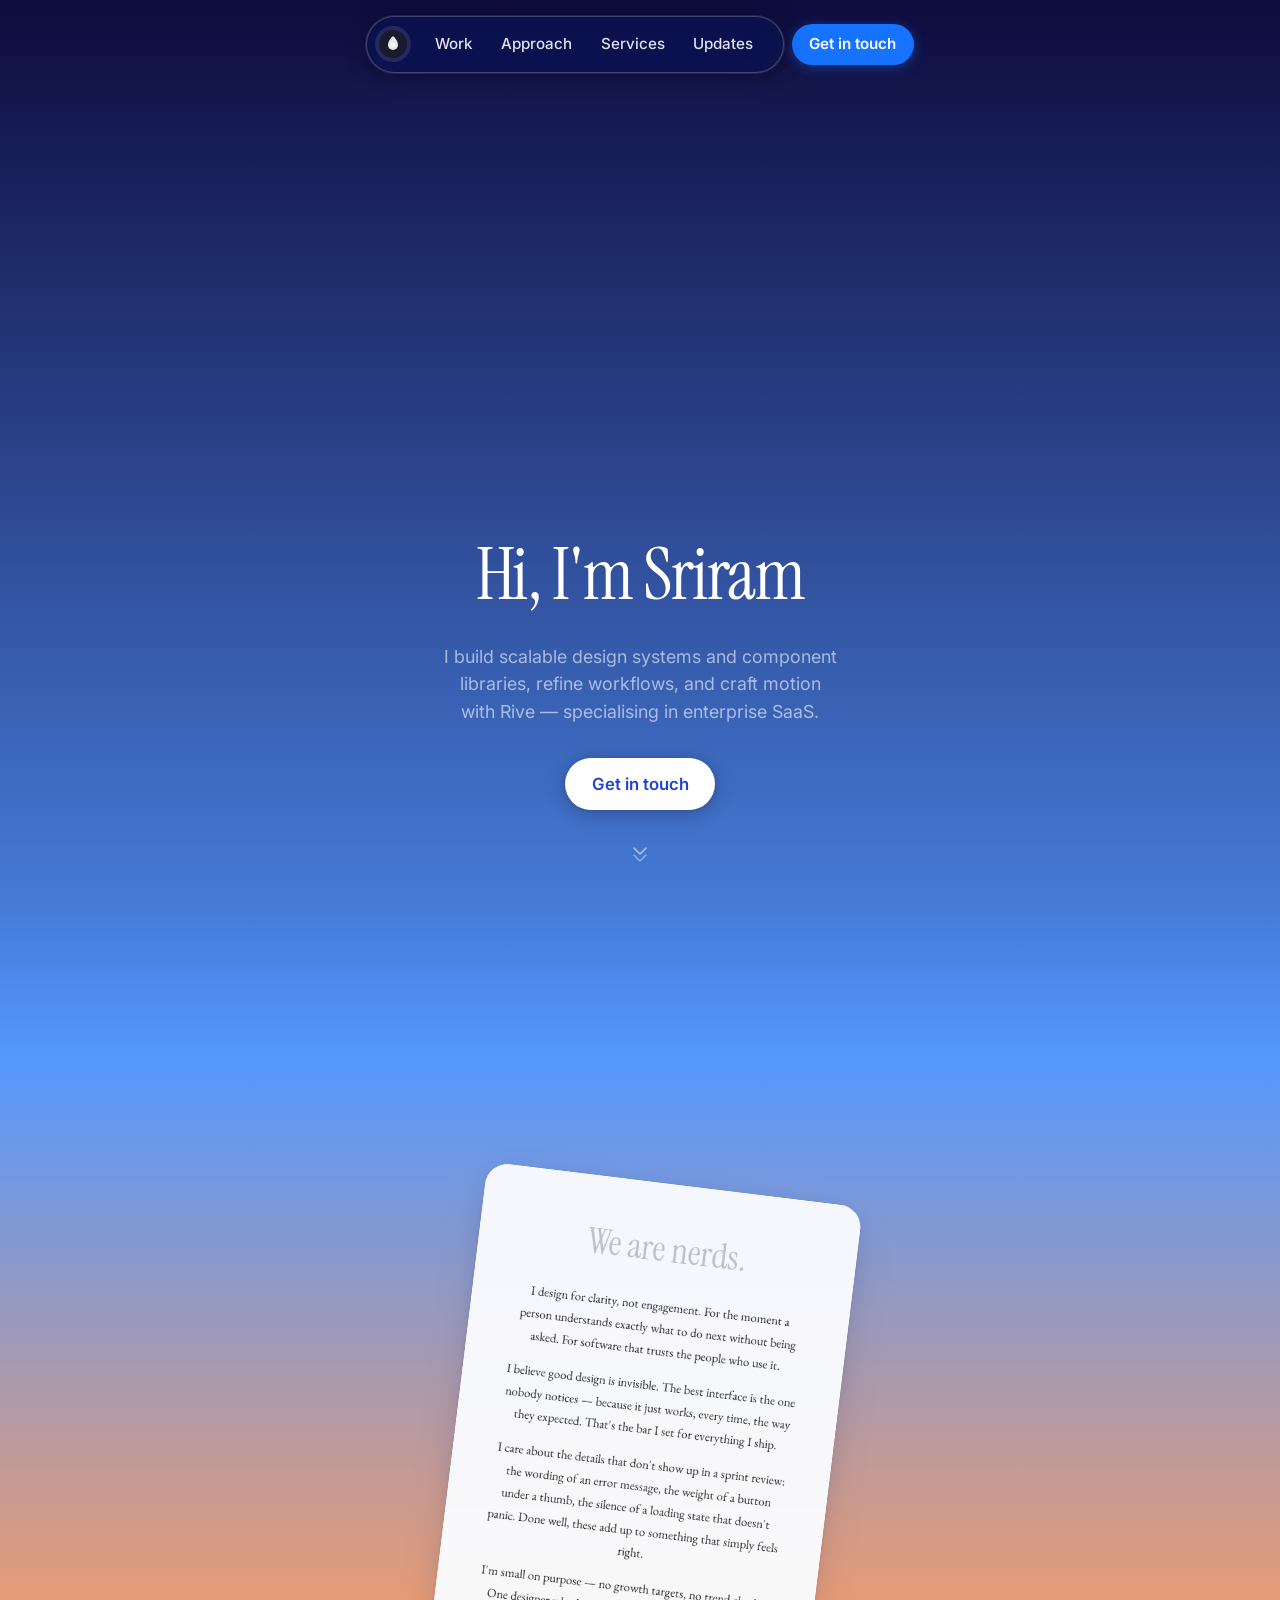
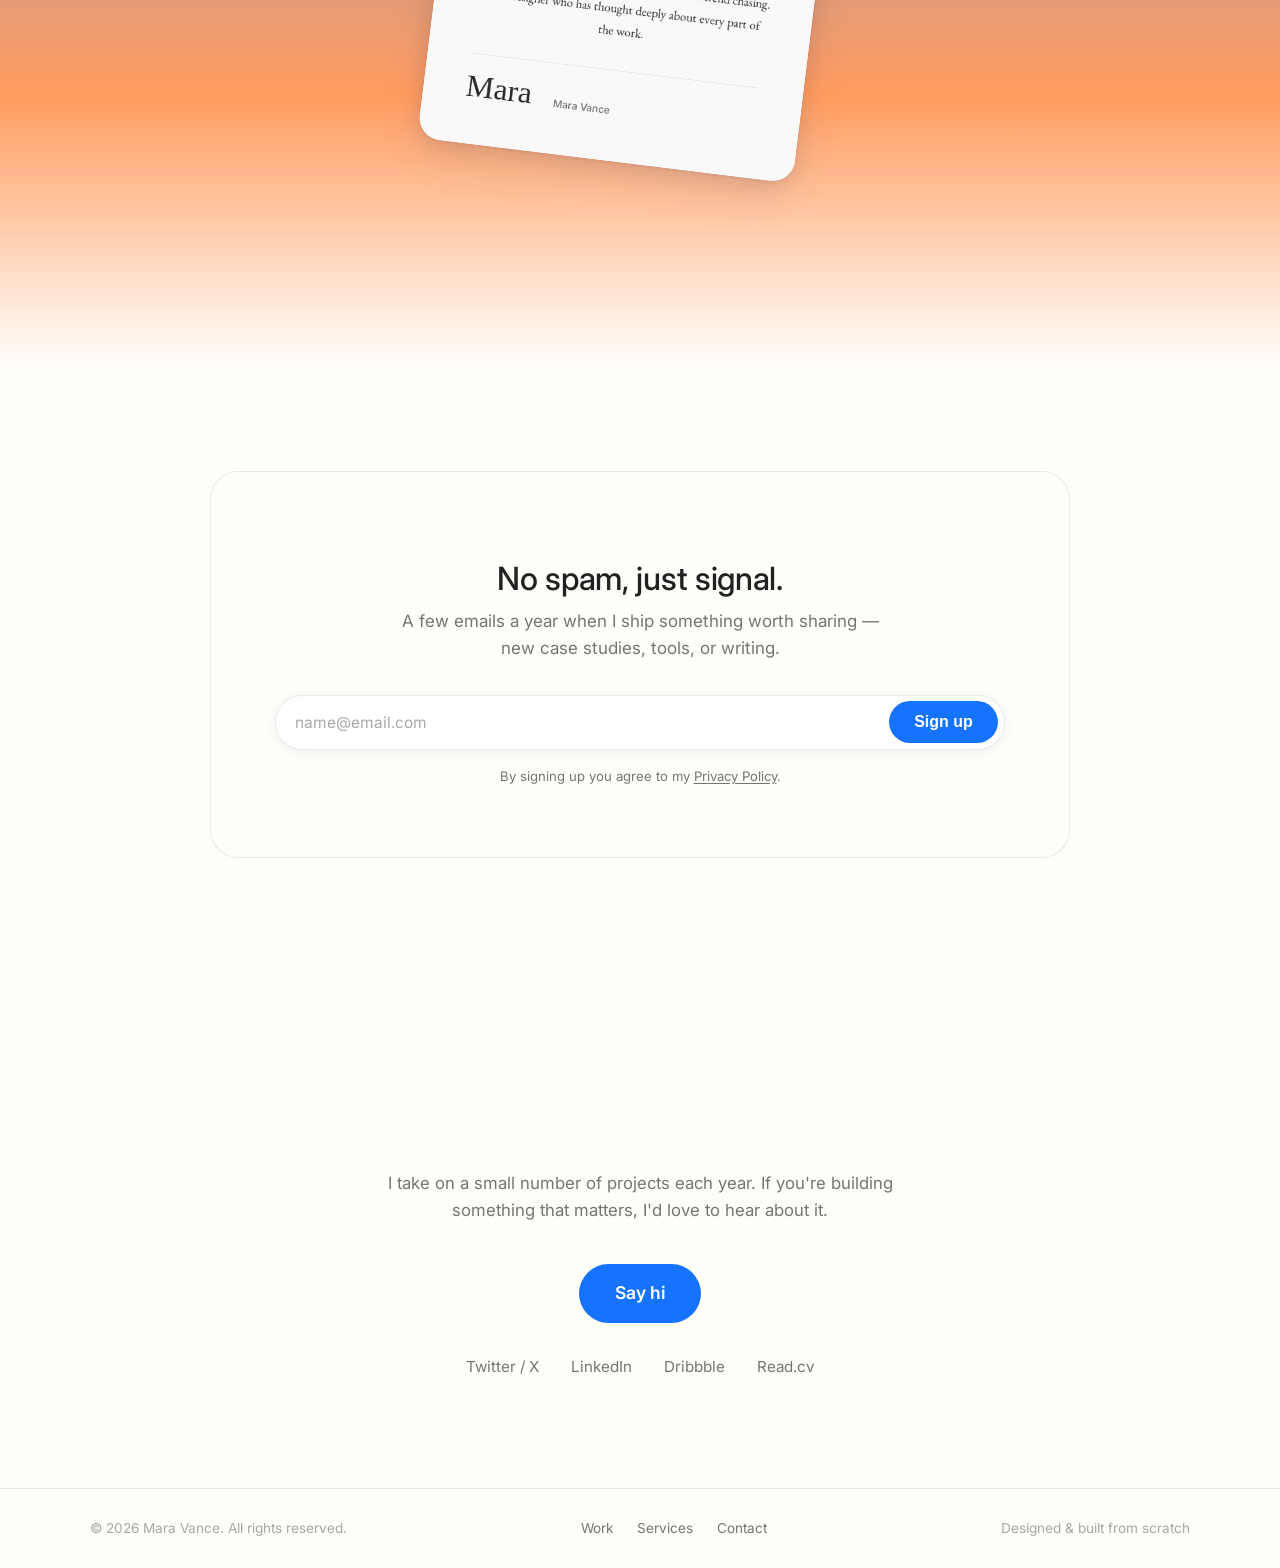
<file: portfolio/index.html>
<!DOCTYPE html>
<html lang="en">
<head>
<meta charset="UTF-8" />
<meta name="viewport" content="width=device-width, initial-scale=1.0" />
<title>Mara Vance — Product Designer</title>
<meta name="description" content="Product designer shaping clear, considered software for people who notice the difference." />
<link rel="preconnect" href="https://fonts.googleapis.com" />
<link rel="preconnect" href="https://fonts.gstatic.com" crossorigin />
<link href="https://fonts.googleapis.com/css2?family=Instrument+Serif:ital@0;1&family=Inter:wght@400;500;600&family=Inter+Display:wght@700;800&family=EB+Garamond:ital,wght@0,400;1,400&family=Just+Another+Hand&family=IBM+Plex+Mono:wght@400;500&display=swap" rel="stylesheet" />
<link rel="stylesheet" href="styles.css" />
</head>
<body>

<!-- ====== FLOATING NAV ====== -->
<header class="nav is-hero" id="nav">
  <div class="nav__pill">
    <a href="#top" class="nav__logo" aria-label="Home">
      <svg width="28" height="28" viewBox="0 0 28 28" fill="none">
        <circle cx="14" cy="14" r="14" fill="#1a1a2e"/>
        <path d="M14 6c0 0-5 4-5 9a5 5 0 0010 0c0-5-5-9-5-9z" fill="white" opacity="0.9"/>
        <circle cx="14" cy="15" r="2.5" fill="white" opacity="0.6"/>
      </svg>
    </a>
    <nav aria-label="Primary">
      <a href="#work">Work</a>
      <a href="#approach">Approach</a>
      <a href="#services">Services</a>
      <a href="#contact">Updates</a>
    </nav>
  </div>
  <a href="#contact" class="nav__cta">Get in touch</a>
</header>

<!-- mobile overlay -->
<div class="menu" id="menu" aria-hidden="true">
  <a href="#work" onclick="closeMenu()">Work</a>
  <a href="#approach" onclick="closeMenu()">Approach</a>
  <a href="#services" onclick="closeMenu()">Services</a>
  <a href="#contact" onclick="closeMenu()">Get in touch</a>
</div>

<main id="top">

<!-- ====== HERO ====== -->
<section class="hero">
  <div class="hero__content">
<h1 class="hero__title">Hi, I'm Sriram</h1>
    <p class="hero__sub">I build scalable design systems and component libraries, refine workflows, and craft motion with Rive — specialising in enterprise SaaS.</p>
    <a href="#contact" class="btn btn--white">Get in touch</a>
    <a href="#work" class="hero__scroll" aria-label="Scroll down">
      <svg width="20" height="24" viewBox="0 0 20 24" fill="none" xmlns="http://www.w3.org/2000/svg" aria-hidden="true">
        <path d="M4 4L10 10L16 4" stroke="rgba(255,255,255,0.6)" stroke-width="1.5" stroke-linecap="round" stroke-linejoin="round"/>
        <path d="M4 11L10 17L16 11" stroke="rgba(255,255,255,0.4)" stroke-width="1.5" stroke-linecap="round" stroke-linejoin="round"/>
      </svg>
    </a>
  </div>
</section>

<!-- ====== MANIFESTO LETTER ====== -->
<section class="letter" id="approach">
  <div class="letter__bg" aria-hidden="true"></div>
  <div class="letter__card">
    <p class="letter__heading">We are nerds.</p>
    <div class="letter__body">
      <p>I design for clarity, not engagement. For the moment a person understands exactly what to do next without being asked. For software that trusts the people who use it.</p>
      <p>I believe good design is invisible. The best interface is the one nobody notices — because it just works, every time, the way they expected. That's the bar I set for everything I ship.</p>
      <p>I care about the details that don't show up in a sprint review: the wording of an error message, the weight of a button under a thumb, the silence of a loading state that doesn't panic. Done well, these add up to something that simply feels right.</p>
      <p>I'm small on purpose — no growth targets, no trend chasing. One designer who has thought deeply about every part of the work.</p>
    </div>
    <div class="letter__sig">
      <span class="letter__handwriting">Mara</span>
      <span class="letter__name">Mara Vance</span>
    </div>
  </div>

</section>


<!-- ====== NEWSLETTER ====== -->
<section class="newsletter">
  <div class="newsletter__card">
    <p class="section-label">Join 200+ designers</p>
    <h2>No spam, just signal.</h2>
    <p>A few emails a year when I ship something worth sharing — new case studies, tools, or writing.</p>
    <form class="newsletter__form" onsubmit="return false">
      <input type="email" placeholder="name@email.com" autocomplete="email" />
      <button type="submit" class="btn btn--blue">Sign up</button>
    </form>
    <p class="newsletter__legal">By signing up you agree to my <a href="#">Privacy Policy</a>.</p>
  </div>
</section>

<!-- ====== CTA ====== -->
<section class="cta" id="contact">
  <h2 class="cta__title serif">Think we vibe?</h2>
  <p>I take on a small number of projects each year. If you're building something that matters, I'd love to hear about it.</p>
  <a href="mailto:hello@maravance.design" class="btn btn--blue btn--lg">Say hi</a>
  <div class="cta__socials">
    <a href="#">Twitter / X</a>
    <a href="#">LinkedIn</a>
    <a href="#">Dribbble</a>
    <a href="#">Read.cv</a>
  </div>
</section>

</main>

<!-- ====== FOOTER ====== -->
<footer class="footer">
  <div class="footer__inner">
    <span class="footer__copy">© <span id="yr">2026</span> Mara Vance. All rights reserved.</span>
    <nav class="footer__links">
      <a href="#work">Work</a>
      <a href="#services">Services</a>
      <a href="#contact">Contact</a>
    </nav>
    <span class="footer__made">Designed &amp; built from scratch</span>
  </div>
</footer>

<script src="main.js"></script>
</body>
</html>
</file>
<file: portfolio/styles.css>
/* ============================================================
   Portfolio — rebuilt to match vogel.haus design language
   Fonts: Instrument Serif · Inter Display · EB Garamond
          Just Another Hand · IBM Plex Mono (all Google Fonts)
   ============================================================ */

:root {
  /* palette — MEASURED from vogel.haus computed styles (.tools/ref/reference-spec.json) */
  --cream:        #FFFDFA;            /* body bg  = rgb(255,253,250) */
  --cream-warm:   #FAF6F0;            /* warmer cream variant */
  --cream-2:      #F5F1EA;            /* card / section variant */
  --ink:          rgba(0,0,0,0.87);  /* primary text (×43 on vogel) */
  --ink-soft:     rgba(0,0,0,0.54);  /* muted text (×48, most common) */
  --ink-xsoft:    rgba(0,0,0,0.34);  /* very muted (×6) */
  --blue:         #1573ff;            /* link / CTA blue = rgb(21,115,255) */
  --blue-hover:   #0f63e6;
  --star-orange:  #FF6B35;            /* testimonial stars */
  --line:         rgba(0,0,0,0.08);

  /* hero gradient — MEASURED: blue → coral → cream, spans hero+manifesto */
  --hero-grad: linear-gradient(180deg,
    #0e0b3d 0%,
    #5498ff 45.07%,
    #ff9c5e 83.76%,
    #fffdfa 100%);

  /* fonts */
  --serif:     'Instrument Serif', Georgia, serif;
  --sans:      'Inter', -apple-system, BlinkMacSystemFont, sans-serif;
  --sans-disp: 'Inter Display', 'Inter', sans-serif;
  --garamond:  'EB Garamond', Georgia, serif;
  --hand:      'Just Another Hand', cursive;
  --mono:      'IBM Plex Mono', 'SF Mono', ui-monospace, monospace;

  /* type scale — MEASURED px ladder (80/56/44/40/36/32/24/20/17) as fluid clamps */
  --fs-80: clamp(2.9rem, 5.6vw, 5rem);      /* hero / CTA serif */
  --fs-56: clamp(2.2rem, 4.0vw, 3.5rem);    /* manifesto serif */
  --fs-44: clamp(1.95rem, 3.1vw, 2.75rem);  /* section headings (Inter Display 500) */
  --fs-40: clamp(1.8rem, 2.8vw, 2.5rem);    /* book title serif */
  --fs-36: clamp(1.65rem, 2.5vw, 2.25rem);  /* newsletter heading */
  --fs-32: clamp(1.5rem, 2.2vw, 2rem);      /* small serif / signature */
  --fs-24: clamp(1.25rem, 1.7vw, 1.5rem);   /* garamond body emphasis */
  --fs-20: 1.25rem;                          /* large body */
  --fs-17: 1.0625rem;                        /* body */

  /* line-heights — MEASURED */
  --lh-display: 1.0;   /* 80px → 80px */
  --lh-56: 1.3;        /* 56px → 72.8px */
  --lh-44: 1.1;        /* 44px → 48.4px */
  --lh-24: 1.3;        /* 24px → 31.2px */
  --lh-body: 1.4;

  /* heading tracking — MEASURED (Instrument −0.02em, Inter Display −0.01em) */
  --ls-serif: -0.02em;
  --ls-disp:  -0.01em;

  /* radius — MEASURED: vogel cards use 2px; pills stay round */
  --radius:      2px;
  --radius-pill: 999px;

  /* spacing */
  --pad-x:  clamp(1.25rem, 5vw, 5rem);
  --maxw:   1100px;
  --section-gap: clamp(5rem, 12vh, 10rem);
  --para-gap: 40px;   /* MEASURED paragraph spacing */

  /* motion */
  --ease-out:    cubic-bezier(0.23, 1, 0.32, 1);     /* entrances */
  --ease-spring: cubic-bezier(0.34, 1.56, 0.64, 1);  /* hover/press feedback */
  --ease-in-out: cubic-bezier(0.65, 0, 0.35, 1);     /* two-state toggles */
  --ease-in:     cubic-bezier(0.55, 0, 1, 0.45);     /* exit motion */
}

/* ---------- reset ---------- */
*, *::before, *::after { box-sizing: border-box; margin: 0; padding: 0; }
html { scroll-behavior: auto; }
body {
  font-family: var(--sans);
  font-size: 17px;
  line-height: 1.6;
  color: var(--ink);
  background: var(--cream);
  -webkit-font-smoothing: antialiased;
  text-rendering: optimizeLegibility;
  overflow-x: hidden;
}
a { color: inherit; text-decoration: none; }
em { font-style: italic; }
::selection { background: var(--blue); color: #fff; }



/* ---------- typography helpers ---------- */
.serif { font-family: var(--serif); font-weight: 400; }
.mono  { font-family: var(--mono); }
.section-label {
  font-size: 0.72rem;
  font-weight: 500;
  color: var(--ink-xsoft);
  letter-spacing: 0.10em;
  margin-bottom: 0.75rem;
  text-transform: uppercase;
}

/* ---------- buttons ---------- */
.btn {
  display: inline-flex;
  align-items: center;
  justify-content: center;
  gap: 0.5em;
  padding: 0.75em 1.6em;
  border-radius: 999px;
  font-weight: 600;
  font-size: 1rem;
  cursor: pointer;
  border: none;
  transition:
    transform 200ms var(--ease-spring),
    opacity 200ms,
    background-color 200ms,
    box-shadow 200ms;
  white-space: nowrap;
}
.btn:hover  { transform: translateY(-1px) scale(1.02); }
.btn:active { transform: scale(0.97) translateY(0); }
.btn--white { background: #fff; color: #2244cc !important; box-shadow: 0 4px 20px rgba(0,0,0,0.22), 0 1px 4px rgba(0,0,0,0.12); font-size: 1.05rem; }
.btn--blue  { background: var(--blue); color: #fff; }
.btn--blue:hover  { background: var(--blue-hover); box-shadow: 0 6px 20px rgba(0,0,0,0.18); }
.btn--blue:active { box-shadow: none; }
.btn--lg { padding: 0.9em 2em; font-size: 1.1rem; }
.btn--sm { padding: 0.36em 0.85em; font-size: 0.78rem; border-radius: 999px; }

/* ============================================================
   NAV — floating centred pill (matches vogel.haus exactly)
   ============================================================ */
.nav {
  position: fixed;
  top: 0; left: 0; right: 0;
  z-index: 50;
  display: flex;
  align-items: center;
  justify-content: center;
  gap: 0.5rem;
  padding: 1rem var(--pad-x);
  pointer-events: none;
}
.nav__pill {
  pointer-events: all;
  display: flex;
  align-items: center;
  gap: 0.25rem;
  background: rgba(255, 255, 255, 0.85);
  backdrop-filter: blur(20px) saturate(180%);
  -webkit-backdrop-filter: blur(20px) saturate(180%);
  border: 1px solid rgba(0,0,0,0.09);
  border-radius: 999px;
  padding: 0.5rem 0.6rem 0.5rem 0.5rem;
  box-shadow: 0 2px 20px rgba(0,0,0,0.10), 0 0 0 0.5px rgba(0,0,0,0.06);
  /* entrance state */
  opacity: 0;
  transform: translateY(-8px);
  transition:
    background 350ms var(--ease-out),
    border-color 350ms var(--ease-out),
    box-shadow 350ms var(--ease-out),
    backdrop-filter 350ms,
    opacity 500ms var(--ease-out),
    transform 500ms var(--ease-out);
  transition-delay: 0ms, 0ms, 0ms, 0ms, 600ms, 600ms;
}
body.is-loaded .nav__pill {
  opacity: 1;
  transform: translateY(0);
}
.nav__pill:hover {
  box-shadow: 0 4px 30px rgba(0,0,0,0.14), 0 0 0 0.5px rgba(0,0,0,0.08);
}
.nav__logo {
  display: flex;
  align-items: center;
  justify-content: center;
  width: 36px; height: 36px;
  border-radius: 50%;
  background: #0e0b3d;
  flex-shrink: 0;
  transition: transform 200ms var(--ease-out);
}
.nav__logo:hover { transform: scale(1.05); }
.nav__logo svg { display: block; }
.nav__pill nav {
  display: flex;
  align-items: center;
  gap: 0.1rem;
  margin: 0 0.4rem;
}
.nav__pill nav a {
  padding: 0.45rem 0.85rem;
  border-radius: 999px;
  font-size: 0.95rem;
  font-weight: 500;
  color: var(--ink);
  transition: background 180ms, color 180ms;
  position: relative;
}
.nav__pill nav a:hover { background: rgba(0,0,0,0.06); }
.nav__pill nav a.is-active {
  color: var(--blue);
}
.nav__pill nav a.is-active::after {
  content: '';
  display: block;
  width: 4px;
  height: 4px;
  border-radius: 50%;
  background: var(--blue);
  margin: 1px auto 0;
  animation: dotIn 200ms var(--ease-spring) both;
}
@keyframes dotIn {
  from { transform: scale(0); opacity: 0; }
  to   { transform: scale(1); opacity: 1; }
}
.nav__cta {
  pointer-events: all;
  background: var(--blue);
  color: #fff;
  padding: 0.5rem 1.1rem;
  border-radius: 999px;
  font-size: 0.95rem;
  font-weight: 600;
  opacity: 0;
  transform: translateY(-8px);
  transition:
    background 200ms,
    opacity 500ms var(--ease-out),
    transform 500ms var(--ease-out);
  transition-delay: 0ms, 600ms, 600ms;
}
body.is-loaded .nav__cta {
  opacity: 1;
  transform: translateY(0);
}
.nav__cta:hover  { background: var(--blue-hover); }
.nav__cta:active { transform: scale(0.97); }

/* hero state: pill stays visible with frosted dark background over the hero */
.nav.is-hero .nav__pill {
  background: rgba(10, 20, 70, 0.55);
  border-color: rgba(255, 255, 255, 0.22);
  box-shadow: 0 2px 20px rgba(0,0,0,0.35), 0 0 0 1px rgba(255,255,255,0.12);
  backdrop-filter: blur(24px) saturate(160%);
  -webkit-backdrop-filter: blur(24px) saturate(160%);
}
.nav.is-hero .nav__pill nav a { color: rgba(255,255,255,0.88); }
.nav.is-hero .nav__pill nav a:hover { background: rgba(255,255,255,0.12); }
.nav.is-hero .nav__logo { background: rgba(255,255,255,0.10); border-color: transparent; }
/* CTA stays visible over hero — solid blue pill button */
.nav.is-hero .nav__cta {
  opacity: 1;
  pointer-events: all;
  transform: none;
  background: var(--blue);
  color: #fff;
  box-shadow: 0 2px 12px rgba(29,107,229,0.45);
}

/* ============================================================
   MOBILE MENU (hidden by default)
   ============================================================ */
.menu {
  display: flex;
  position: fixed;
  inset: 0;
  z-index: 45;
  background: #0d0d2b;
  color: #fff;
  flex-direction: column;
  justify-content: center;
  align-items: center;
  gap: 0.5rem;
  padding: 2rem;
  opacity: 0;
  pointer-events: none;
  transition: opacity 320ms var(--ease-out);
}
.menu.open {
  opacity: 1;
  pointer-events: all;
}
.menu a {
  font-size: clamp(2rem, 8vw, 3rem);
  font-weight: 700;
  letter-spacing: -0.03em;
  color: #fff;
  padding: 0.3em 0;
  transform: translateY(-12px);
  opacity: 0;
  transition: transform 320ms var(--ease-out), opacity 320ms var(--ease-out);
}
.menu.open a {
  transform: translateY(0);
  opacity: 1;
}
.menu.open a:nth-child(1) { transition-delay: 60ms; }
.menu.open a:nth-child(2) { transition-delay: 120ms; }
.menu.open a:nth-child(3) { transition-delay: 180ms; }
.menu.open a:nth-child(4) { transition-delay: 240ms; }

/* ============================================================
   HERO — starfield
   ============================================================ */
.hero {
  position: relative;
  min-height: 100vh;
  display: flex;
  align-items: center;
  justify-content: center;
  overflow: hidden;
  /* Hero shows the top ~35% of vogel's master gradient (#0e0b3d→#5498ff@45%);
     it stays blue at the fold — the coral→cream resolves in .letter below. */
  background: linear-gradient(180deg,
    #0e0b3d 0%,
    #2a4289 50%,
    #457ad6 100%
  );
}
.hero__content {
  position: relative;
  z-index: 2;
  text-align: center;
  padding: 8rem var(--pad-x) 10vh;
  display: flex;
  flex-direction: column;
  align-items: center;
  gap: 2rem;
  max-width: 1000px;
  margin: 0 auto;
  min-height: 100vh;
  justify-content: flex-end;
}
/* Each hero child starts invisible and staggered */
.hero__badge,
.hero__title,
.hero__sub,
.hero__content > .btn {
  opacity: 0;
  transform: translateY(20px);
  transition: opacity 750ms var(--ease-out), transform 750ms var(--ease-out);
}
/* Stagger delays: badge first, then cascade */
.hero__badge         { transition-delay: 0ms; }
.hero__title         { transition-delay: 120ms; }
.hero__sub           { transition-delay: 240ms; }
.hero__content > .btn{ transition-delay: 360ms; }
body.is-loaded .hero__badge,
body.is-loaded .hero__title,
body.is-loaded .hero__sub,
body.is-loaded .hero__content > .btn {
  opacity: 1;
  transform: translateY(0);
}
/* Scroll chevron: separate entrance keeping translateX(-50%) intact */
.hero__scroll {
  opacity: 0;
  transition: opacity 750ms var(--ease-out) 520ms;
  animation: none;
}
body.is-loaded .hero__scroll {
  opacity: 1;
  animation: bob-loop 2.4s ease-in-out 1400ms infinite;
}
.hero__badge {
  display: inline-flex;
  align-items: center;
  gap: 0.5rem;
  background: rgba(8,12,40,0.72);
  border: 1px solid rgba(255,255,255,0.32);
  backdrop-filter: blur(16px);
  color: rgba(255,255,255,0.94);
  padding: 0.6rem 1.35rem;
  border-radius: 999px;
  font-size: 0.9rem;
  font-weight: 500;
  transition: background 200ms;
  box-shadow: 0 2px 16px rgba(0,0,0,0.30);
}
.hero__badge:hover { background: rgba(8,12,40,0.88); }
.hero__badge .arrow { opacity: 0.7; }
.hero__title {
  font-family: 'Instrument Serif', Georgia, serif;
  font-weight: 400;
  font-style: normal !important;
  font-synthesis: none;
  font-size: var(--fs-80);          /* MEASURED 80px */
  line-height: var(--lh-display);   /* MEASURED 1.0 */
  letter-spacing: var(--ls-serif);  /* MEASURED -0.02em */
  color: #fff;
  max-width: 18ch;
}
/* Force ALL children/descendants to be upright — no italics anywhere in hero title */
.hero__title,
.hero__title *,
.hero__title br,
.hero__title em,
.hero__title i,
.hero__title span { font-style: normal !important; }
.hero__sub {
  font-size: clamp(1rem, 1.4vw, 1.25rem);
  color: rgba(255,255,255,0.58);
  line-height: 1.55;
  max-width: 52ch;
  text-wrap: balance;
}
.hero__scroll {
  position: absolute;
  bottom: 2rem;
  left: 50%;
  transform: translateX(-50%);
  color: rgba(255,255,255,0.55);
  z-index: 3;
}
.hero__scroll svg { display: block; }
@keyframes bob {
  0%   { transform: translateX(-50%) translateY(0); }
  100% { transform: translateX(-50%) translateY(0); }
}
@keyframes bob-loop {
  0%,30% { transform: translateX(-50%) translateY(0); animation-timing-function: cubic-bezier(0.55,0,1,0.45); }
  65%    { transform: translateX(-50%) translateY(8px); animation-timing-function: cubic-bezier(0,0,0.45,1); }
  100%   { transform: translateX(-50%) translateY(0); }
}
/* Fade scroll indicator out once user has scrolled */
body.scrolled .hero__scroll {
  opacity: 0;
  transition: opacity 400ms var(--ease-in);
}

/* ============================================================
   MANIFESTO LETTER — paper card style (matches vogel.haus)
   ============================================================ */
.letter {
  position: relative;
  display: flex;
  justify-content: center;
  align-items: center;
  padding: clamp(5rem, 12vh, 10rem) var(--pad-x) clamp(6rem, 14vh, 12rem);
  overflow: hidden;
  gap: 3rem;
  /* MEASURED: continues the hero's master gradient (blue → coral → cream).
     Hero ends ~#457ad6; this slice carries 35.5%→100% of vogel's gradient. */
  background: linear-gradient(180deg,
    #457ad6 0%,
    #5498ff 14.8%,
    #ff9c5e 74.8%,
    #fffdfa 100%);
}
/* no dark bleed from hero */
.letter::before { display: none; }
.letter__bg { display: none; } /* removed warm gradient bg */
.letter__card {
  position: relative;
  z-index: 1;
  /* MEASURED: vogel manifesto card is a cool blue-white paper.
     No backdrop-filter — it forces a backdrop repaint on every frame of the
     scroll-scrubbed scale (vogel's card is opaque rgb(255,253,250)). */
  background: rgba(250,251,254,0.96);
  border-radius: 32px;   /* MEASURED ~38px on vogel's manifesto card; constant during the scrub */
  box-shadow:
    0 2px 4px rgba(20,40,90,0.06),
    0 8px 32px rgba(20,40,90,0.10),
    0 24px 64px rgba(20,40,90,0.08);
  padding: clamp(2.2rem, 5vw, 3.8rem);
  max-width: 540px;
  width: 100%;
  text-align: center;   /* vogel centers the heading + prose */
}
.letter__heading {
  font-family: var(--serif);
  font-size: var(--fs-56);          /* MEASURED 56px */
  font-weight: 400;
  color: rgba(0,0,0,0.22);
  letter-spacing: normal;           /* MEASURED normal on the 56px serif */
  line-height: var(--lh-56);        /* MEASURED 1.3 */
  margin-bottom: 2rem;
}
.letter__skyline { display: none; }
.letter__body {
  font-family: var(--garamond);
  font-size: clamp(1rem, 1.4vw, 1.15rem);
  line-height: 1.78;
  color: #2a2a2a;
  display: flex;
  flex-direction: column;
  gap: 1.1rem;
  margin-bottom: 2.5rem;
}
.letter__sig {
  display: flex;
  align-items: flex-end;
  gap: 2rem;
  padding-top: 1.5rem;
  border-top: 1px solid rgba(0,0,0,0.08);
}
.letter__handwriting {
  font-family: var(--hand);
  font-size: 2.8rem;
  line-height: 1;
  color: #2a2a2a;
}
.letter__name {
  font-size: 0.9rem;
  color: var(--ink-soft);
  font-weight: 500;
}
/* polaroid portrait */
.letter__portrait {
  position: relative;
  z-index: 1;
  align-self: center;
  flex-shrink: 0;
}
.letter__portrait--left { order: -1; }
/* vogel.haus scroll-scrubbed entry (driven from main.js, desktop only).
   Initial states match p=0 of the scrub so there's no flash before JS runs. */
@media (min-width: 810px) and (prefers-reduced-motion: no-preference) {
  .letter__card {
    will-change: transform;
    transform: translate3d(0, 50px, 0) scale(0.7) rotate(7deg);
  }
  .letter__portrait { will-change: transform; }
  .letter__portrait--left {
    transform: translate3d(30px, 50px, 0) scale(0.9) rotate(-3deg);
  }
  .letter__portrait:not(.letter__portrait--left) {
    transform: translate3d(-30px, 50px, 0) scale(0.9) rotate(7deg);
  }
}
/* polaroid frame: white border, thicker at bottom, slight rotate */
.portrait-inner {
  width: 172px;
  background: #fff;
  box-shadow: 0 6px 28px rgba(0,0,0,0.22), 0 2px 8px rgba(0,0,0,0.12);
  padding: 10px 10px 44px;
  transform: rotate(-3.5deg);
  display: flex;
  flex-direction: column;
}
.portrait-inner--right { transform: rotate(2.8deg); }
.portrait-inner__img {
  width: 152px;
  height: 180px;
  background: linear-gradient(145deg, #b8c8e8, #8ca8d0);
  display: flex;
  align-items: center;
  justify-content: center;
}
.portrait-inner__img--blue { background: linear-gradient(145deg, #c4b8e8, #9080d4); }
.portrait-inner__img span { font-family: var(--mono); font-size: 0.65rem; color: rgba(0,0,0,0.30); }
.portrait-label {
  display: block;
  font-family: var(--hand);
  font-size: 1.6rem;
  text-align: center;
  margin-top: 0.5rem;
  color: #3a3a3a;
}

/* ============================================================
   PROJECTS
   ============================================================ */
.projects {
  max-width: var(--maxw);
  margin: 0 auto;
  padding: var(--section-gap) var(--pad-x);
}
.projects__head {
  text-align: center;
  margin-bottom: 3rem;
}
.projects__head h2 {
  font-family: var(--sans-disp);    /* MEASURED: Inter Display, not serif */
  font-weight: 500;                 /* MEASURED 500 */
  font-size: var(--fs-44);          /* MEASURED 44px */
  letter-spacing: var(--ls-disp);   /* MEASURED -0.44px */
  line-height: var(--lh-44);        /* MEASURED 1.1 */
  margin-bottom: 0.75rem;
}
.projects__head p { color: var(--ink-soft); max-width: 50ch; margin: 0 auto; }
.projects__grid {
  display: grid;
  grid-template-columns: repeat(2, 1fr);
  gap: 1.25rem;
}
.proj {
  background: var(--cream);
  border-radius: 20px;
  padding: clamp(1.5rem, 3vw, 2.5rem);
  display: flex;
  flex-direction: column;
  gap: 0.85rem;
  border: 1px solid var(--line);
  transition:
    transform 280ms var(--ease-spring),
    box-shadow 280ms var(--ease-spring),
    border-color 280ms,
    background-color 280ms;
}
.proj:hover {
  transform: translateY(-4px) scale(1.012);
  box-shadow: 0 20px 50px rgba(0,0,0,0.13);
  border-color: rgba(0,0,0,0.14);
  background-color: #fff;
}
.proj__icon {
  width: 56px; height: 56px;
  border-radius: 14px;
  display: flex;
  align-items: center;
  justify-content: center;
  box-shadow: 0 4px 16px rgba(0,0,0,0.20);
  transition: transform 280ms var(--ease-spring);
}
.proj:hover .proj__icon {
  transform: scale(1.08) rotate(4deg);
}
.proj__icon svg { width: 32px; height: 32px; }
.proj h3 { font-size: 1.2rem; font-weight: 700; letter-spacing: -0.02em; }
.proj p { font-size: 0.97rem; color: var(--ink-soft); line-height: 1.55; flex: 1; }
.proj__tag { font-size: 0.8rem; font-weight: 500; color: var(--ink-xsoft); }

/* ============================================================
   TESTIMONIALS
   ============================================================ */
.testimonials {
  background: var(--cream);
  padding: clamp(3.5rem, 7vh, 6rem) var(--pad-x) clamp(5rem, 9vh, 8rem);
  text-align: center;
  overflow: hidden;
}
.testimonials h2 {
  font-family: var(--sans-disp);
  font-size: var(--fs-44);          /* MEASURED 44px (was ~33px) */
  font-weight: 500;                 /* MEASURED 500 (was 300) */
  color: var(--ink);
  letter-spacing: var(--ls-disp);
  line-height: var(--lh-44);
  margin-bottom: 0.6rem;
}
.testimonials__sub {
  font-size: 1rem;
  color: var(--ink-soft);
  max-width: 52ch;
  margin: 0 auto 1.5rem;
  line-height: 1.55;
}
/* eyebrow label inside testimonials: hidden — reference has no such element */
.testimonials .section-label {
  display: none;
}
.testi__grid {
  display: grid;
  grid-template-columns: repeat(3, 1fr);
  gap: 1.25rem;
  max-width: var(--maxw);
  margin: 0 auto;
}
.tcard {
  background: var(--cream);
  border-radius: 20px;
  padding: 2rem 1.8rem 1.4rem;
  text-align: left;
  box-shadow: 0 2px 14px rgba(0,0,0,0.07), 0 1px 3px rgba(0,0,0,0.04);
  border: none;
  display: flex;
  flex-direction: column;
  transition: transform 200ms var(--ease-spring), box-shadow 200ms;
}
.tcard:hover {
  transform: translateY(-2px) scale(1.015);
  box-shadow: 0 8px 28px rgba(0,0,0,0.10);
}
.tcard__stars { color: var(--star-orange); font-size: 2rem; letter-spacing: 0.04em; margin-bottom: 1rem; }
.tcard p { font-size: 0.98rem; color: var(--ink); line-height: 1.6; margin-bottom: 1.5rem; flex: 1; }
.tcard footer {
  display: flex;
  flex-direction: column;
  gap: 0.2rem;
  padding-top: 1rem;
  border-top: 1px solid rgba(0,0,0,0.08);
  margin-top: auto;
}
.tcard__reviewer { display: none; }
.tcard__source {
  font-size: 0.78rem;
  color: var(--ink-xsoft);
  letter-spacing: 0.02em;
  display: flex;
  align-items: center;
  gap: 0.35rem;
}
/* Apple App Store 'A' glyph icon before source label */
.tcard__source::before {
  content: '';
  display: inline-block;
  width: 14px;
  height: 14px;
  background-image: url("data:image/svg+xml,%3Csvg xmlns='http://www.w3.org/2000/svg' viewBox='0 0 14 14' fill='none'%3E%3Crect x='1' y='1' width='12' height='12' rx='3' fill='%23A3A3A3'/%3E%3Cpath d='M7 3.2L4.2 9.8h1.2l.6-1.5h2l.6 1.5h1.2L7 3.2zm-.6 3.6L7 4.8l.6 2H6.4z' fill='white'/%3E%3C/svg%3E");
  background-size: contain;
  background-repeat: no-repeat;
  opacity: 0.85;
  flex-shrink: 0;
}

/* ============================================================
   SERVICES
   ============================================================ */
.services .section-label,
.toolkit .section-label,
.reel .section-label {
  text-transform: none;
  letter-spacing: 0.03em;
  font-weight: 400;
  margin-bottom: 0.35rem;
}
.services {
  padding: clamp(2.5rem, 5vh, 4.5rem) var(--pad-x) clamp(3rem, 6vh, 5rem);
  max-width: 100%;
  background: var(--cream);
}
.services__head {
  max-width: 820px;
  margin: 0 auto 1.5rem;
}
.services__head h2 {
  font-size: var(--fs-44);          /* MEASURED 44px */
  font-weight: 500;
  letter-spacing: var(--ls-disp);
  line-height: var(--lh-44);
  margin-bottom: 0.6rem;
  font-family: var(--sans-disp);
}
.services__sub { color: var(--ink-soft); max-width: 52ch; margin-bottom: 1.2rem; font-size: 0.9rem; line-height: 1.5; }
.services__grid {
  display: grid;
  grid-template-columns: repeat(3, 1fr);
  gap: 0;
  row-gap: 0rem;
  max-width: 820px;
  margin: 0 auto 0;
  column-gap: 0.25rem;
}
.svc {
  background: transparent;
  padding: clamp(0.45rem, 0.7vw, 0.65rem) clamp(0.5rem, 0.8vw, 0.75rem);
  display: flex;
  flex-direction: column;
  align-items: flex-start;
  gap: 0.15rem;
  transition: background 240ms;
  border-radius: 10px;
}
.svc:hover {
  background: rgba(0,0,0,0.03);
}
.svc__icon {
  width: 44px; height: 44px;
  border-radius: 12px;
  display: flex;
  align-items: center;
  justify-content: center;
  box-shadow: 0 4px 14px rgba(0,0,0,0.28), 0 1px 4px rgba(0,0,0,0.14), inset 0 1px 0 rgba(255,255,255,0.25);
  margin-bottom: 0.2rem;
  transition: transform 240ms var(--ease-spring);
  flex-shrink: 0;
}
.svc:hover .svc__icon {
  transform: scale(1.1);
}
.svc__icon svg { width: 20px; height: 20px; }
.svc p  { font-size: 0.76rem; color: var(--ink-soft); line-height: 1.45; }
.svc p strong { color: var(--ink); font-weight: 700; }

/* ============================================================
   REEL / CRT TV
   ============================================================ */
.reel {
  text-align: center;
  padding: clamp(3rem, 5vh, 4.5rem) var(--pad-x) clamp(3rem, 6vh, 5rem);
  overflow: visible;
  /* very light warm white with subtle graph-paper grid texture — matches reference */
  background-color: var(--cream);
  background-image:
    linear-gradient(rgba(0,0,0,0.010) 1px, transparent 1px),
    linear-gradient(90deg, rgba(0,0,0,0.010) 1px, transparent 1px);
  background-size: 24px 24px;
}
.reel h2 {
  font-size: var(--fs-44);          /* MEASURED 44px */
  font-weight: 500;
  font-family: var(--sans-disp);
  letter-spacing: var(--ls-disp);
  line-height: var(--lh-44);
  margin-bottom: 0.4rem;
}
.reel__sub { color: var(--ink-soft); max-width: 56ch; margin: 0 auto 1.8rem; font-size: 0.95rem; }
.reel__tv { display: inline-block; position: relative; margin-bottom: 0; }
.tv__body {
  display: inline-flex;
  flex-direction: column;
  align-items: center;
  filter: none;
}
/* Large CRT television — warm dark charcoal plastic, boxy CRT silhouette, full TV visible */
.tv__bezel {
  background: linear-gradient(175deg,
    #7a7672 0%,
    #706c68 14%,
    #666260 28%,
    #5c5856 42%,
    #525050 56%,
    #484644 72%,
    #403e3c 86%,
    #383634 100%
  );
  border-radius: 6px 6px 4px 4px;
  padding: 30px 42px 0;
  box-shadow:
    inset 0 4px 0 rgba(255,255,255,0.16),
    inset 0 2px 6px rgba(255,255,255,0.08),
    inset 0 -8px 20px rgba(0,0,0,0.42),
    inset 14px 0 28px rgba(0,0,0,0.24),
    inset -14px 0 28px rgba(0,0,0,0.24),
    4px 4px 0 #343130,
    0 30px 90px rgba(0,0,0,0.50),
    0 12px 30px rgba(0,0,0,0.32);
  width: min(420px, 36vw);
  position: relative;
  margin-bottom: 0;
}
.tv__screen {
  background: #040604;
  border-radius: 6px;
  aspect-ratio: 4/3;
  position: relative;
  overflow: hidden;
  display: flex;
  align-items: flex-start;
  justify-content: flex-start;
  box-shadow:
    inset 0 0 0 5px rgba(0,0,0,0.90),
    inset 0 0 0 8px rgba(15,15,15,0.70),
    inset 0 0 50px rgba(0,0,0,0.80),
    inset 0 2px 8px rgba(0,0,0,0.60);
}
.tv__static {
  position: absolute;
  inset: 0;
  background-image: url("data:image/svg+xml,%3Csvg viewBox='0 0 200 200' xmlns='http://www.w3.org/2000/svg'%3E%3Cfilter id='n'%3E%3CfeTurbulence type='fractalNoise' baseFrequency='0.55' numOctaves='3' stitchTiles='stitch'/%3E%3C/filter%3E%3Crect width='100%25' height='100%25' filter='url(%23n)' opacity='1'/%3E%3C/svg%3E");
  opacity: 0.68;
  mix-blend-mode: screen;
  animation: static 0.06s steps(4) infinite;
}
@keyframes static { 0%{opacity:0.52}25%{opacity:0.62}50%{opacity:0.48}75%{opacity:0.58}100%{opacity:0.54} }
.tv__label {
  position: relative;
  z-index: 1;
  text-align: left;
  padding: 1.2rem 1.5rem;
  color: rgba(255,255,255,0.75);
}
.tv__label .mono { display: block; font-size: clamp(0.55rem, 1.2vw, 0.78rem); line-height: 1.9; }
/* Brand name bar at bottom — Panasonic text top, tape slot below */
.tv__brand-bar {
  display: flex;
  flex-direction: column;
  align-items: center;
  gap: 6px;
  position: relative;
  font-family: var(--sans);
  font-size: 0.62rem;
  font-weight: 600;
  letter-spacing: 0.14em;
  color: rgba(180,170,155,0.75);
  text-shadow: 0 1px 1px rgba(0,0,0,0.5);
  padding: 10px 16px 14px;
  border-top: 1px solid rgba(0,0,0,0.18);
  background: linear-gradient(180deg, rgba(0,0,0,0.10) 0%, rgba(0,0,0,0.04) 100%);
  border-radius: 0 0 6px 6px;
}
/* VCR cassette slot — sits below Panasonic text */
.tv__brand-bar::after {
  content: '';
  display: block;
  width: 88px;
  height: 7px;
  border-radius: 2px;
  background: rgba(0,0,0,0.75);
  box-shadow:
    inset 0 3px 4px rgba(0,0,0,0.90),
    inset 0 -1px 1px rgba(255,255,255,0.04),
    0 1px 0 rgba(255,255,255,0.08);
}
/* remove old ::before slot */
.tv__brand-bar::before { display: none; }
.tv__controls {
  display: flex;
  gap: 6px;
  position: absolute;
  right: 14px;
  bottom: 14px;
}
.tv__controls i {
  display: block;
  width: 8px; height: 8px;
  border-radius: 50%;
  background: linear-gradient(145deg, #706860, #504844);
  border: 1px solid rgba(0,0,0,0.35);
  box-shadow:
    inset 0 1px 0 rgba(255,255,255,0.18),
    inset 0 -1px 0 rgba(0,0,0,0.30),
    0 1px 3px rgba(0,0,0,0.40);
}
/* PLAY lives on the screen now */
.tv__play {
  position: absolute;
  bottom: 0.75rem;
  right: 0.9rem;
  font-family: var(--mono);
  font-size: 0.72rem;
  font-weight: 500;
  letter-spacing: 0.05em;
  color: rgba(255,255,255,0.72);
  text-decoration: none;
  z-index: 2;
  transition: color 180ms;
}
.tv__play:hover { color: #fff; }
.tv__base {
  width: 48%;
  height: 26px;
  background: linear-gradient(180deg, #545250 0%, #3a3836 100%);
  border-radius: 0 0 8px 8px;
  box-shadow: 0 8px 20px rgba(0,0,0,0.42), inset 0 1px 0 rgba(255,255,255,0.08);
}

/* ============================================================
   NEWSLETTER
   ============================================================ */
.newsletter {
  padding: var(--section-gap) clamp(1rem, 3vw, 2.5rem);
  display: flex;
  justify-content: center;
  background: var(--cream);
}
.newsletter__card {
  background: var(--cream);
  border: 1px solid var(--line);
  border-radius: 28px;
  padding: clamp(2rem, 3vw, 2.8rem) clamp(2rem, 5vw, 4rem);
  text-align: center;
  max-width: min(860px, 88vw);
  width: 100%;
}
.newsletter__card h2 {
  font-family: var(--sans-disp);
  font-weight: 500;                 /* MEASURED 500 (was 700) */
  font-size: var(--fs-36);          /* MEASURED 36px */
  letter-spacing: var(--ls-disp);
  line-height: var(--lh-44);
  margin-bottom: 0.75rem;
}
.newsletter__card p { color: var(--ink-soft); margin-bottom: 2rem; max-width: 46ch; margin-left: auto; margin-right: auto; }
.newsletter__form {
  display: flex;
  gap: 0.5rem;
  background: #fff;
  border: 1px solid var(--line);
  border-radius: 999px;
  padding: 0.35rem 0.35rem 0.35rem 1.2rem;
  box-shadow: 0 2px 12px rgba(0,0,0,0.06);
}
.newsletter__form input {
  flex: 1; border: none; outline: none; background: none;
  font-size: 0.97rem; font-family: var(--sans); color: var(--ink);
  min-width: 0;
}
.newsletter__form input::placeholder { color: var(--ink-xsoft); }
.newsletter__legal { font-size: 0.82rem; color: var(--ink-xsoft); margin-top: 1rem !important; }
.newsletter__legal a { text-decoration: underline; text-underline-offset: 2px; }
/* Newsletter eyebrow: sentence case, no wide tracking — matches reference */
.newsletter__card .section-label {
  text-transform: none;
  letter-spacing: 0.02em;
  font-weight: 400;
}

/* ============================================================
   CTA — "Think we vibe?"
   ============================================================ */
.cta {
  text-align: center;
  padding: var(--section-gap) var(--pad-x);
  background: var(--cream);
}
.cta__title {
  font-family: var(--serif);        /* MEASURED Instrument Serif */
  font-weight: 400;
  font-size: var(--fs-80);          /* MEASURED 80px (was ~160px) */
  letter-spacing: var(--ls-serif);
  line-height: var(--lh-display);
  margin-bottom: 1.5rem;
}
/* Override default .reveal distance/duration for this display heading */
.cta__title.reveal {
  transform: translateY(48px);
  filter: blur(6px);
  transition:
    opacity 900ms var(--ease-out),
    transform 900ms var(--ease-out),
    filter 900ms var(--ease-out);
}
.cta__title.reveal.in {
  transform: translateY(0);
  filter: blur(0);
}
.cta p { color: var(--ink-soft); max-width: 50ch; margin: 0 auto 2.5rem; font-size: 1.05rem; }
.cta__socials {
  display: flex;
  justify-content: center;
  gap: 2rem;
  margin-top: 2rem;
  flex-wrap: wrap;
}
.cta__socials a { color: var(--ink-soft); font-size: 0.95rem; transition: color 200ms; }
.cta__socials a:hover { color: var(--ink); }

/* ============================================================
   FOOTER
   ============================================================ */
.footer {
  border-top: 1px solid var(--line);
  padding: 1.8rem var(--pad-x);
  background: var(--cream);
}
.footer__inner {
  max-width: var(--maxw);
  margin: 0 auto;
  display: flex;
  align-items: center;
  justify-content: space-between;
  flex-wrap: wrap;
  gap: 1rem;
}
.footer__copy, .footer__made { font-size: 0.85rem; color: var(--ink-xsoft); }
.footer__links { display: flex; gap: 1.5rem; }
.footer__links a { font-size: 0.85rem; color: var(--ink-soft); }
.footer__links a:hover { color: var(--ink); }

/* ============================================================
   SCROLL REVEAL
   ============================================================ */
.reveal {
  opacity: 0;
  transform: translateY(32px);
  transition: opacity 700ms var(--ease-out), transform 700ms var(--ease-out);
}
.reveal.in { opacity: 1; transform: translateY(0); }

/* Directional variants */
.reveal-left  { opacity: 0; transform: translateX(-28px); transition: opacity 700ms var(--ease-out), transform 700ms var(--ease-out); }
.reveal-left.in  { opacity: 1; transform: translateX(0); }
.reveal-right { opacity: 0; transform: translateX(28px);  transition: opacity 700ms var(--ease-out), transform 700ms var(--ease-out); }
.reveal-right.in { opacity: 1; transform: translateX(0); }
.reveal-scale { opacity: 0; transform: scale(0.94);       transition: opacity 700ms var(--ease-out), transform 700ms var(--ease-out); }
.reveal-scale.in { opacity: 1; transform: scale(1); }

/* Duration variants */
.reveal-fast  { transition-duration: 450ms; }
.reveal-slow  { transition-duration: 900ms; }
.reveal-d1 { transition-delay: 0s; }
.reveal-d2 { transition-delay: 0.12s; }
.reveal-d3 { transition-delay: 0.24s; }
.reveal-d4 { transition-delay: 0.36s; }
.reveal-d5 { transition-delay: 0.48s; }
.reveal-d6 { transition-delay: 0.60s; }

/* ============================================================
   PRESS BADGES — testimonials accolades strip with laurel wreaths
   ============================================================ */
.press-badges {
  display: flex;
  justify-content: center;
  gap: 4rem;
  margin: 1rem auto 2rem;
  flex-wrap: wrap;
  align-items: center;
}
.press-badge {
  display: flex;
  align-items: center;
}
.press-badge__laurels {
  display: flex;
  align-items: center;
  gap: 0.65rem;
}
.press-badge__laurel {
  width: 28px;
  height: 44px;
  flex-shrink: 0;
  opacity: 0.90;
}
.press-badge__text {
  display: flex;
  flex-direction: column;
  align-items: center;
  gap: 0.15rem;
  min-width: 110px;
}
.press-badge__name {
  font-size: 0.95rem;
  font-weight: 400;
  color: var(--ink);
  text-align: center;
  letter-spacing: -0.01em;
}
.press-badge__src {
  font-size: 0.72rem;
  color: var(--ink-xsoft);
  letter-spacing: 0.02em;
  text-transform: none;
}

/* ============================================================
   TOOLKIT SECTION
   ============================================================ */
.toolkit {
  padding: clamp(2.5rem, 5vh, 4.5rem) var(--pad-x) clamp(3rem, 6vh, 5rem);
  background-color: var(--cream);
  background-image:
    radial-gradient(circle, rgba(0,0,0,0.055) 1px, transparent 1px);
  background-size: 22px 22px;
  max-width: 100%;
}
.toolkit__head {
  max-width: 840px;
  margin: 0 auto 0.25rem;
}
.toolkit__head h2 {
  font-size: var(--fs-44);          /* MEASURED 44px */
  font-weight: 500;
  font-family: var(--sans-disp);
  letter-spacing: var(--ls-disp);
  line-height: var(--lh-44);
  margin-bottom: 0.6rem;
}
.toolkit__sub { color: var(--ink-soft); max-width: 52ch; font-size: 0.88rem; line-height: 1.55; }
.toolkit__grid {
  display: grid;
  grid-template-columns: repeat(3, 1fr);
  gap: 0;
  row-gap: 0;
  max-width: 840px;
  margin: 0 auto;
}
.kit {
  padding: clamp(0.9rem, 1.4vw, 1.2rem) clamp(0.8rem, 1.2vw, 1.1rem);
  display: flex;
  flex-direction: column;
  gap: 0.35rem;
  border-radius: 12px;
  transition: background 240ms;
}
.kit:hover { background: rgba(0,0,0,0.03); }
.kit__icon {
  width: 52px; height: 52px;
  border-radius: 14px;
  display: flex;
  align-items: center;
  justify-content: center;
  margin-bottom: 0.5rem;
  background: transparent;
  border: none;
  box-shadow: none;
  filter:
    drop-shadow(0 8px 18px rgba(0,0,0,0.26))
    drop-shadow(0 3px 6px rgba(0,0,0,0.14))
    drop-shadow(0 1px 2px rgba(0,0,0,0.10));
  transition: transform 240ms var(--ease-spring), filter 240ms;
}
.kit:hover .kit__icon {
  transform: scale(1.10) translateY(-4px) rotate(-2deg);
  filter:
    drop-shadow(0 14px 28px rgba(0,0,0,0.30))
    drop-shadow(0 5px 12px rgba(0,0,0,0.16));
}
.kit__icon svg { width: 52px; height: 52px; }
/* Per-tool: no card backgrounds — icons float directly on white */
.kit__icon--figma   { background: transparent; }
.kit__icon--framer  { background: transparent; }
.kit__icon--linear  { background: transparent; }
.kit__icon--principle { background: transparent; }
.kit__icon--notion  { background: transparent; }
.kit__icon--vscore  { background: transparent; }
.kit p { font-size: 0.75rem; color: var(--ink-soft); line-height: 1.46; }
.kit strong { color: var(--ink); font-weight: 700; }

/* Reference has asymmetric 3+2 grid — hide the 6th toolkit item (bottom-right) */
.toolkit__grid .kit:nth-child(6) {
  visibility: hidden;
  pointer-events: none;
}

/* ============================================================
   FROM THE FIELD — featured article
   ============================================================ */
.field-notes {
  text-align: center;
  padding: clamp(4rem, 8vh, 7rem) var(--pad-x) var(--section-gap);
  background: var(--cream);
}
.field-notes__title {
  font-family: var(--sans-disp);
  font-size: var(--fs-44);          /* MEASURED 44px */
  font-weight: 500;                 /* MEASURED 500 (was 700) */
  letter-spacing: var(--ls-disp);
  line-height: var(--lh-44);
  margin-bottom: 0.75rem;
}
.field-notes__sub {
  color: var(--ink-soft);
  max-width: 54ch;
  margin: 0 auto 4rem;
}
.field-notes__shelf {
  display: flex;
  justify-content: center;
  padding-bottom: 2rem;
}
.field-notes__stage {
  display: flex;
  flex-direction: column;
  align-items: center;
}
.field-notes__book {
  display: block;
  text-decoration: none;
  transition: transform 400ms var(--ease-spring);
  filter: drop-shadow(0 28px 56px rgba(0,0,0,0.28)) drop-shadow(0 10px 20px rgba(0,0,0,0.16));
}
.field-notes__book:hover { transform: translateY(-10px) rotate(1.2deg); }
.field-notes__pedestal {
  width: 420px;
  height: 28px;
  background: #fff;
  border-radius: 50%;
  box-shadow: 0 4px 60px rgba(0,0,0,0.18), 0 2px 20px rgba(0,0,0,0.10), 0 0 80px rgba(0,0,0,0.08);
  margin-top: -8px;
}
.book__cover {
  width: 230px;
  aspect-ratio: 4/5;
  border-radius: 6px 14px 14px 6px;
  background: linear-gradient(145deg, #4a6ef5, #2244cc, #1a34aa);
  display: flex;
  flex-direction: column;
  justify-content: flex-end;
  overflow: hidden;
  position: relative;
  padding: 1.4rem 1.4rem 1.5rem;
}
/* spine */
.book__cover::before {
  content: '';
  position: absolute;
  left: 0; top: 0; bottom: 0;
  width: 10px;
  background: linear-gradient(to right, rgba(0,0,0,0.28), rgba(0,0,0,0.04));
  z-index: 3;
}
.book__art {
  position: absolute;
  inset: 0;
}
.book__sparkles {
  position: absolute;
  inset: 0;
  width: 100%;
  height: 100%;
  z-index: 2;
  pointer-events: none;
}
.book__sphere {
  width: 105px; height: 105px;
  border-radius: 50%;
  background: radial-gradient(circle at 36% 36%, #fff 0%, #dde8ff 20%, #c8d8ff 35%, #4a6ef5 65%, #2030aa 100%);
  box-shadow: 0 0 70px rgba(200,220,255,0.65), 0 0 30px rgba(180,200,255,0.4);
  position: absolute;
  top: 30%; left: 50%; transform: translate(-50%, -50%);
  z-index: 1;
  overflow: hidden;
}
.book__globe-lines {
  position: absolute;
  inset: 0;
  width: 100%; height: 100%;
}
.book__grid {
  position: absolute;
  inset: 0;
  background-image:
    linear-gradient(rgba(255,255,255,0.12) 1px, transparent 1px),
    linear-gradient(90deg, rgba(255,255,255,0.12) 1px, transparent 1px);
  background-size: 22px 22px;
  z-index: 0;
}
.book__wave {
  position: absolute;
  bottom: -28%;
  left: 50%;
  transform: translateX(-50%);
  width: 170%;
  height: 65%;
  background: rgba(255,255,255,0.42);
  border-radius: 50% 50% 0 0 / 60% 60% 0 0;
  z-index: 1;
}
.book__meta {
  position: relative;
  z-index: 2;
  text-align: left;
}
.book__label {
  display: block;
  font-size: 0.6rem;
  font-family: var(--mono);
  color: rgba(255,255,255,0.55);
  text-transform: uppercase;
  letter-spacing: 0.12em;
  margin-bottom: 0.35rem;
}
.book__name {
  display: block;
  font-family: var(--serif);
  font-size: 1.45rem;
  color: #fff;
  line-height: 1.15;
  letter-spacing: -0.02em;
}

/* ============================================================
   RESPONSIVE
   ============================================================ */
@media (max-width: 900px) {
  .projects__grid { grid-template-columns: 1fr; }
  .services__grid { grid-template-columns: repeat(2, 1fr); }
  .toolkit__grid  { grid-template-columns: repeat(2, 1fr); }
  .testi__grid    { grid-template-columns: 1fr; }
  .letter { flex-direction: column; align-items: center; }
  .letter__portrait--left { order: 0; }
  .letter__portrait { margin-top: 0; }
  .portrait-inner { width: 160px; height: 200px; }
}
@media (max-width: 640px) {
  .nav__pill nav { display: none; }
  .services__grid { grid-template-columns: 1fr; }
  .toolkit__grid  { grid-template-columns: 1fr; }
  .testi__grid    { grid-template-columns: 1fr; }
  .tcard { padding: 1.4rem; }
  .tv__bezel { padding: 10px 14px 0; width: min(340px, 90vw); }
  .tv__play { right: 0.75rem; bottom: 0.6rem; }
  .footer__inner { flex-direction: column; text-align: center; }
  .footer__links { justify-content: center; }
  .press-badges { gap: 1.5rem; }
}

/* ============================================================
   REDUCED MOTION
   ============================================================ */
@media (prefers-reduced-motion: reduce) {
  html { scroll-behavior: auto; }
  *, *::before, *::after {
    animation-duration: 0.01ms !important;
    transition-duration: 0.01ms !important;
  }
  .reveal { opacity: 1; transform: none; }
}
</file>
